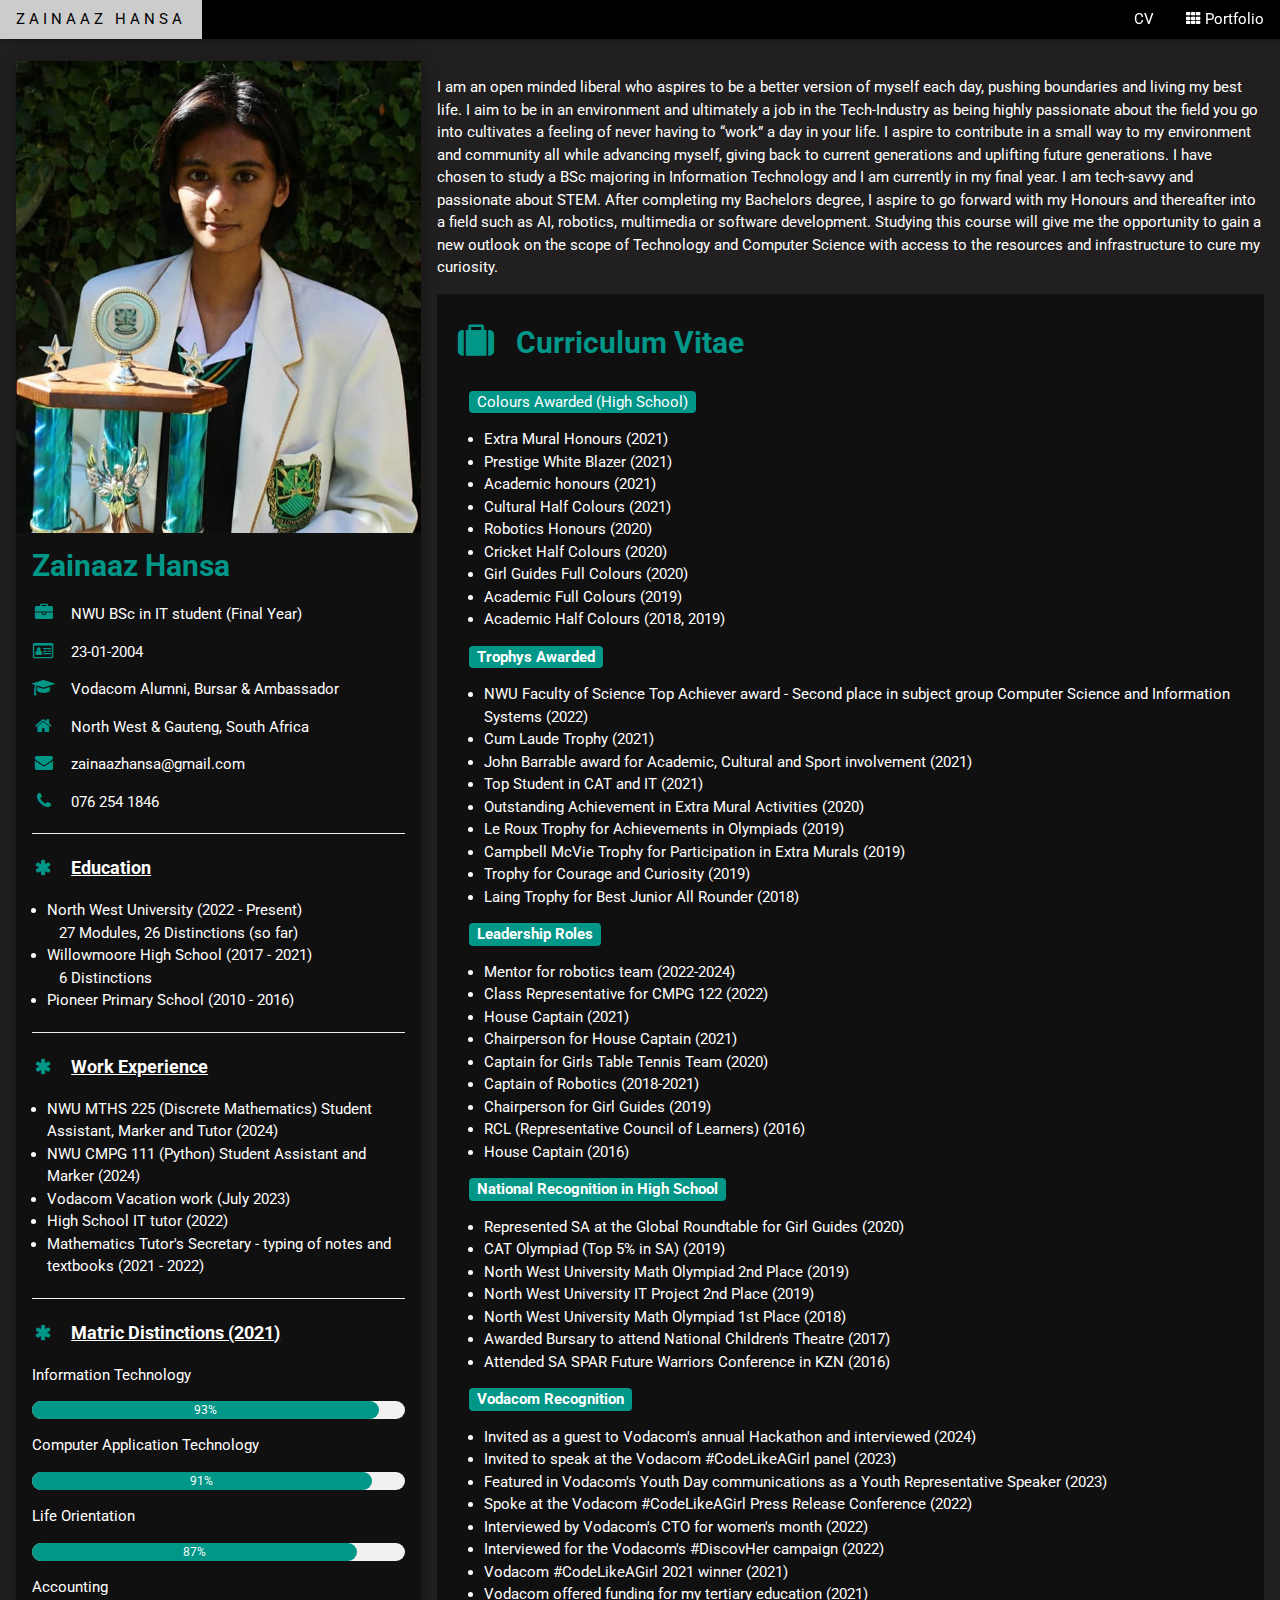
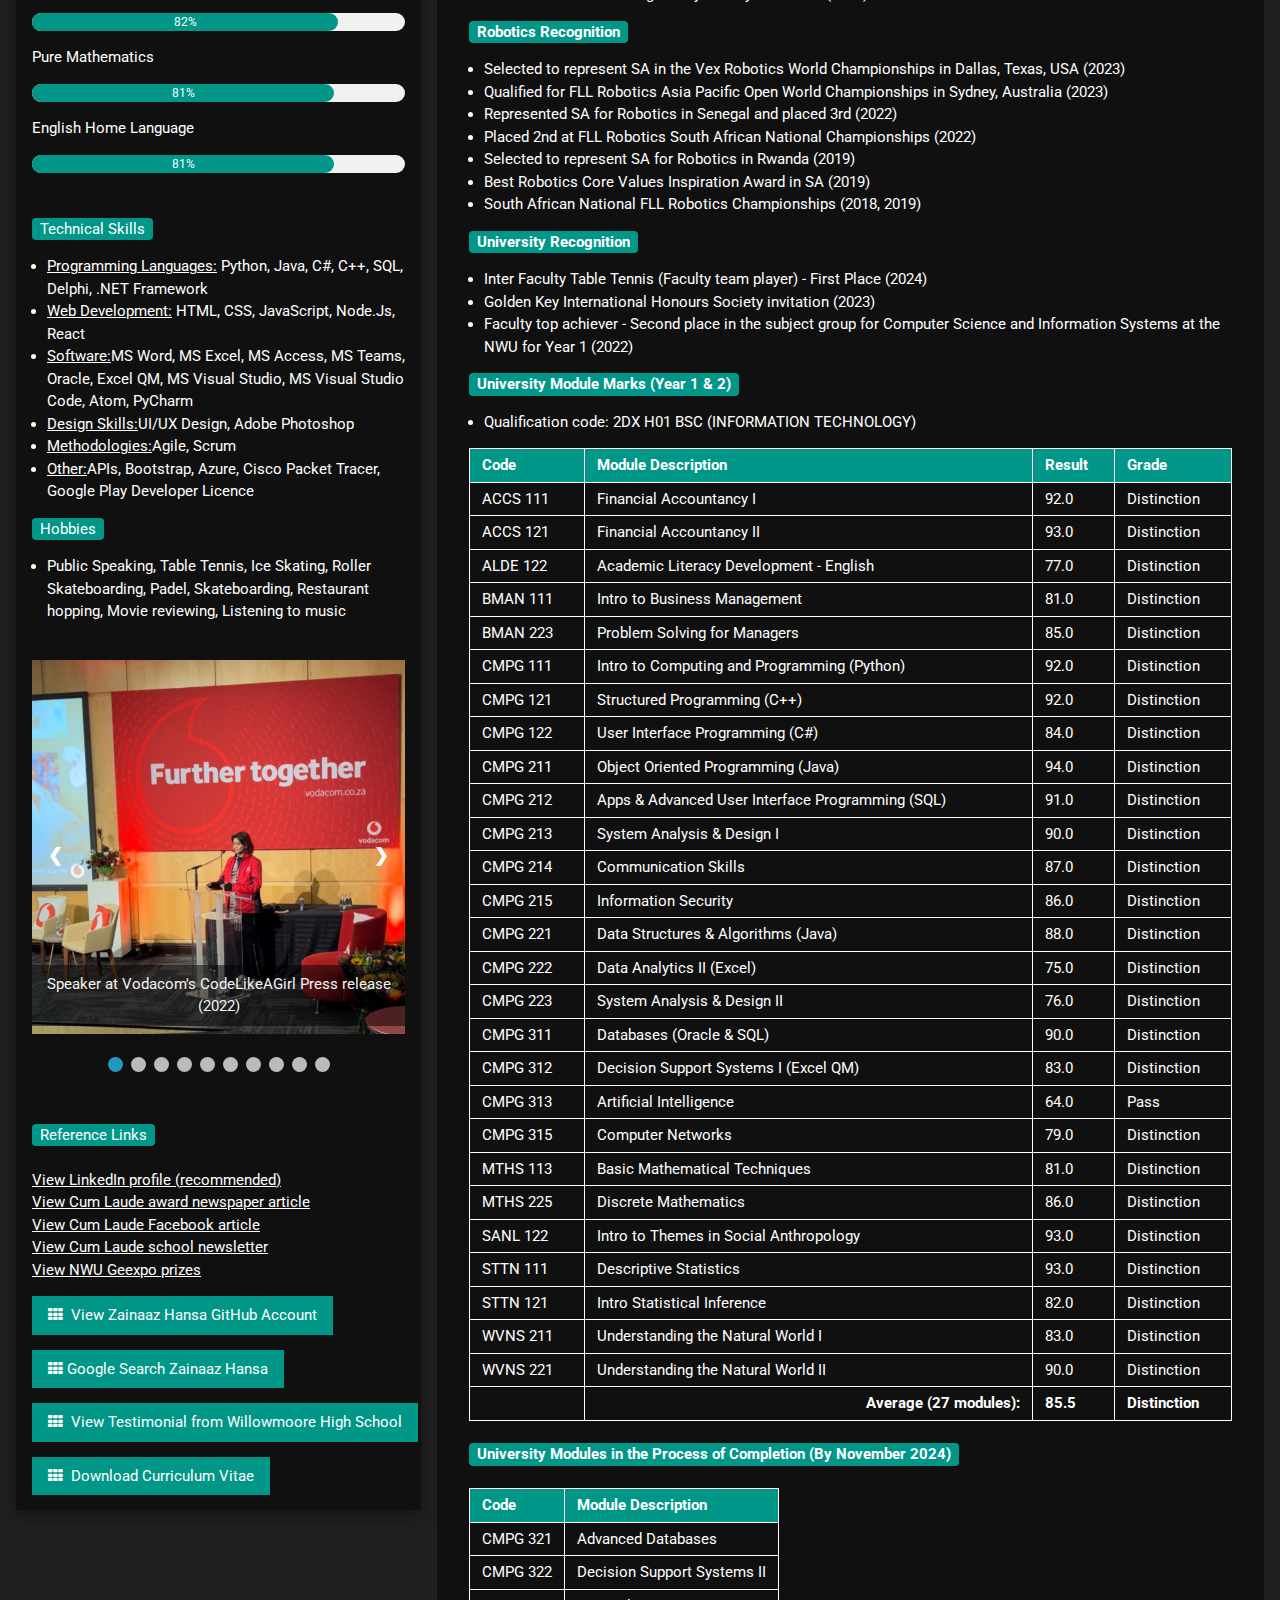
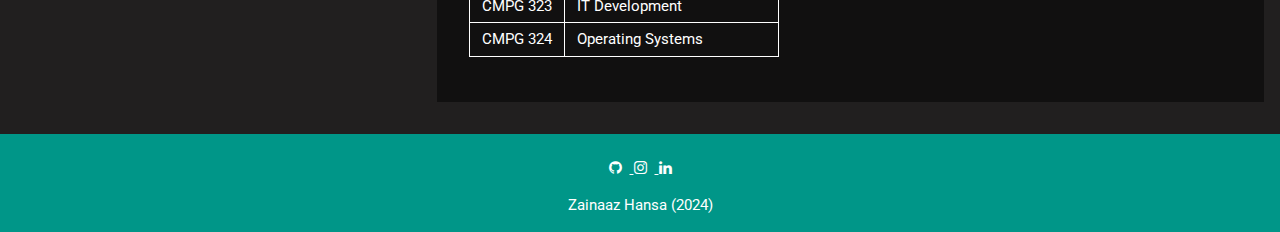
<file: index.html>
<!DOCTYPE html>
<html>
<title>Zainaaz Hansa CV</title>
<meta charset="UTF-8">
<meta name="viewport" content="width=device-width, initial-scale=1">
<link rel="stylesheet" href="https://www.w3schools.com/w3css/4/w3.css">
<link rel='stylesheet' href='https://fonts.googleapis.com/css?family=Roboto'>
<link rel="stylesheet" href="https://cdnjs.cloudflare.com/ajax/libs/font-awesome/4.7.0/css/font-awesome.min.css">
<script src="script.js"></script>
<link rel="stylesheet" type="text/css" href="styles88.css">
<head>

  <!--METADATA FOR IMAGES (SEO THINGS)-->
  
  <script type="application/ld+json">
    [{
      "@context": "https://schema.org",
      "@type": "ImageObject",
      "url": "image1.jpg",  "name": "Zainaaz Hansa Vodacom CodeLikeAGirl Willowmoore High School",
      "description": "Zainaaz Hansa achievements at Vodacom, including CodeLikeAGirl program. Willowmoore High School Alumni"
    },
    {
      "@context": "https://schema.org",
      "@type": "ImageObject",
      "url": "image2.jpg",  "name": "Zainaaz Hansa Vodacom CodeLikeAGirl Willowmoore High School",
      "description": "Zainaaz Hansa achievements at Vodacom, including CodeLikeAGirl program. Willowmoore High School Alumni"
    },
    {
      "@context": "https://schema.org",
      "@type": "ImageObject",
      "url": "image3.jpg",  "name": "Zainaaz Hansa Vodacom CodeLikeAGirl Willowmoore High School",
      "description": "Zainaaz Hansa achievements at Vodacom, including CodeLikeAGirl program. Willowmoore High School Alumni"
    },
    {
      "@context": "https://schema.org",
      "@type": "ImageObject",
      "url": "image4.jpg",  "name": "Zainaaz Hansa Vodacom CodeLikeAGirl Willowmoore High School",
      "description": "Zainaaz Hansa achievements at Vodacom, including CodeLikeAGirl program. Willowmoore High School Alumni"
    },
    {
      "@context": "https://schema.org",
      "@type": "ImageObject",
      "url": "image5.jpg",  "name": "Zainaaz Hansa Vodacom CodeLikeAGirl Willowmoore High School",
      "description": "Zainaaz Hansa achievements at Vodacom, including CodeLikeAGirl program. Willowmoore High School Alumni"
    },
    {
      "@context": "https://schema.org",
      "@type": "ImageObject",
      "url": "image6.jpg",  "name": "Zainaaz Hansa Vodacom CodeLikeAGirl Willowmoore High School",
      "description": "Zainaaz Hansa achievements at Vodacom, including CodeLikeAGirl program. Willowmoore High School Alumni"
    }]

    
  </script>

<style>
  html,body,h1,h2,h3,h4,h5,h6 {font-family: "Roboto", sans-serif}
  body { background-color: #282424; color: white; /* Add this line for white text */}
  ul {padding-left:15px;}
  .mySlides {display:none}
  .mySlides:first-child {display: block;} /* Show the first image initially */
  .caption {display:none}

  #top-of-page {
  display: none;
}
</style>

<!-- THINGS TO CHANGE ON WEBSITE 
 add slideshow or portfolio of APP GUIs.
 mention and add screenshots of past paper app
 fix slide show caption bug
 change colour schemes of other pages - update them as well
 
 remove numbering under slideshow number 1.. add nu,ber to caption instead (1 of 5 eg)
-->

<body style="background-color: #211F1F;">            <!--COLOURRRRRRRR-->


<!-- DESKTOP NAVIGATION BAR -->

<div class="w3-top" id="top">               
  <div class="w3-bar w3-black w3-card">
    <a href="#home" class="w3-bar-item w3-button w3-wide">ZAINAAZ HANSA</a>
    <!-- Right-sided navbar links -->
    <div class="w3-right w3-hide-small">
      <a href="index.html" class="w3-bar-item w3-button">CV</a>
       <!--<a href="interview.html" class="w3-bar-item w3-button"></i>About Me</a>
      <a href="typing.html" class="w3-bar-item w3-button"><i class="fa fa-user"></i> Typing & Tutoring</a>-->
      <a href="portfolio.html" class="w3-bar-item w3-button"><i class="fa fa-th"></i> Portfolio</a>
    </div>
    <!-- Hide right-floated links on small screens and replace them with a menu icon -->
    <a href="javascript:void(0)" class="w3-bar-item w3-button w3-right w3-hide-large w3-hide-medium w3-smoothscroll" 
    onclick="myFunction()">&#9776;</a>
    </a>
  </div>
</div>


<!-- MOBILE (SMALL SCREEN) MENU ICON + NAVIGATION BAR -->

<div id="mySideBar" class=" w3-animate-right w3-bar-block w3-black w3-hide w3-hide-large w3-hide-medium">  <!--COLOURRRRRRRR-->  
  <br><br>
  <a href="index.html" onclick="w3_close()" class="w3-bar-item w3-button"> CV</a>
  <!--<a href="interview.html"  onclick="w3_close()" class="w3-bar-item w3-button"> About Me</a>--> 
  <!--<a href="typing.html"     onclick="w3_close()" class="w3-bar-item w3-button"> Typing & Tutoring</a>-->
  <a href="portfolio.html" onclick="w3_close()" class="w3-bar-item w3-button"> Portfolio</a>
</div>


<!-- PAGE CONTAINER -->
<div class= "w3-content w3-margin-top" style="max-width:1400px;     margin-top: 100px;" id="top">
<br>
<br>

  <!-- The Grid -->
  <div class="w3-row-padding">
  
    <!-- Left Column -->
    <div class="w3-third">
    
      <div class="w3-black w3-text-white w3-card-4">      <!--COLOURRRRRRRR-->
        <div class="w3-display-container">
          <img src="images/me.jpg" style="width:100%" alt="Avatar">
          <div class="w3-display-bottomleft w3-container w3-text-black"></div>
        </div>
        
        <div class="w3-container"  style="background-color: #111010;">    <!--COLOURRRRRRRR-->
         
          <!-- PERSONAL INFO (LEFT)-->
          <h2 class="w3-text-teal"><b>Zainaaz Hansa</b></h2>
          <p><i class="fa fa-briefcase fa-fw w3-margin-right w3-large w3-text-teal"></i>NWU BSc in IT student (Final Year)</p>
          
          <p><i class="fa fa-drivers-license-o fa-fw w3-margin-right w3-large w3-text-teal"></i>23-01-2004</p>
          <p><i class="fa fa-graduation-cap fa-fw w3-margin-right w3-large w3-text-teal"></i>Vodacom Alumni, Bursar & Ambassador </p>
          <p><i class="fa fa-home fa-fw w3-margin-right w3-large w3-text-teal"></i>North West & Gauteng, South Africa</p>
          <p><i class="fa fa-envelope fa-fw w3-margin-right w3-large w3-text-teal"></i>zainaazhansa@gmail.com</p>
          <p><i class="fa fa-phone fa-fw w3-margin-right w3-large w3-text-teal"></i>076 254 1846</p>
          <hr>
           
          <p class="w3-large"><b><i class="fa fa-asterisk fa-fw w3-margin-right w3-text-teal"></i><u>Education</u></b></p>
          <ul> 
            <li> North West University (2022 - Present) <br> &nbsp; &nbsp;27 Modules, 26 Distinctions (so far)</li>  
            <li> Willowmoore High School (2017 - 2021) <br> &nbsp; &nbsp;6 Distinctions</li>
            <li> Pioneer Primary School (2010 - 2016)</li>
          </ul>
          <hr>

          <p class="w3-large"><b><i class="fa fa-asterisk fa-fw w3-margin-right w3-text-teal"></i><u>Work Experience</u></b></p>
          <ul> 
            <li> NWU MTHS 225 (Discrete Mathematics) Student Assistant, Marker and Tutor (2024)</li>
            <li> NWU CMPG 111 (Python) Student Assistant and Marker (2024)</li>
            <li> Vodacom Vacation work (July 2023)</li>
            <li> High School IT tutor (2022)</li>
            <li> Mathematics Tutor's Secretary - typing of notes and textbooks (2021 - 2022)</li>
          </ul>

          <hr>

          <p class="w3-large"><b><i class="fa fa-asterisk fa-fw w3-margin-right w3-text-teal"></i><u>Matric Distinctions (2021)</u></b></p>
          <p>Information Technology</p>
          <div class="w3-light-grey w3-round-xlarge w3-small">
            <div class="w3-container w3-center w3-round-xlarge w3-teal" style="width:93%">
              <div class="w3-center w3-text-white">93%</div>
            </div>
          </div>

          <p>Computer Application Technology </p>
          <div class="w3-light-grey w3-round-xlarge w3-small">
            <div class="w3-container w3-center w3-round-xlarge w3-teal" style="width:91%">91%</div>
          </div>

          <p>Life Orientation</p>
          <div class="w3-light-grey w3-round-xlarge w3-small">
            <div class="w3-container w3-center w3-round-xlarge w3-teal" style="width:87%">87%</div>
          </div>

          <p>Accounting</p>
          <div class="w3-light-grey w3-round-xlarge w3-small">
            <div class="w3-container w3-center w3-round-xlarge w3-teal" style="width:82%">82%</div>
          </div>

          <p>Pure Mathematics</p>
          <div class="w3-light-grey w3-round-xlarge w3-small">
            <div class="w3-container w3-center w3-round-xlarge w3-teal" style="width:81%">81%</div>
          </div>

          <p>English Home Language</p>
          <div class="w3-light-grey w3-round-xlarge w3-small">
            <div class="w3-container w3-center w3-round-xlarge w3-teal" style="width:81%">81%</div>
          </div>

          <br>
          <br>

          <span class="w3-tag w3-teal w3-round">Technical Skills</span>
          <ul>
            <li><u>Programming Languages:</u> Python, Java, C#, C++, SQL, Delphi, .NET Framework</li>
            <li><u>Web Development:</u> HTML, CSS, JavaScript, Node.Js, React</li>
            <li><u>Software:</u>MS Word, MS Excel, MS Access, MS Teams, Oracle, Excel QM, MS Visual Studio, MS Visual Studio Code, Atom, PyCharm</li>
            <li><u>Design Skills:</u>UI/UX Design, Adobe Photoshop</li>
            <li><u>Methodologies:</u>Agile, Scrum</li>
            <li><u>Other:</u>APIs, Bootstrap, Azure, Cisco Packet Tracer, Google Play Developer Licence </li>
            
          
          </ul> 
          

          <span class="w3-tag w3-teal w3-round">Hobbies</span>
          <ul>
            <li>Public Speaking, Table Tennis, Ice Skating, Roller Skateboarding, Padel, Skateboarding, Restaurant hopping, Movie reviewing, Listening to music</li>
          </ul> 
          
          <br>
        
          <script>
            // call showDivs(1) immediately on page load to display the first slide
            showDivs(1);
          </script>
          
            <!--SLIDESHOW CONTENT-->

            <div class="slideshow-container">

              <div class="mySlides fade">
                <img src="images/image1.jpg" style="width:100%" alt="Zainaaz Hansa Vodacom CodeLikeAGirl Willowmoore High School">
                <div class="text">Speaker at Vodacom's CodeLikeAGirl Press release<br>(2022)</div>
              </div>

              <div class="mySlides fade">
                <img src="images/image2.jpg" style="width:100%" alt="Zainaaz Hansa Vodacom CodeLikeAGirl Willowmoore High School">
                <div class="text">Golden Key International Honours Society Member<br>(2022)</div>
              </div>

              <div class="mySlides fade">
                <img src="images/image3.jpg" style="width:100%" alt="Zainaaz Hansa Vodacom CodeLikeAGirl Willowmoore High School">
                <div class="text">@ Vodacom's head office in Midrand in my Vodacom gear<br>(2023)</div>
              </div>
              
              <div class="mySlides fade">
                <img src="images/image4.jpg" style="width:100%" alt="Zainaaz Hansa Vodacom CodeLikeAGirl Willowmoore High School">
                <div class="text">My Vodacom Employee card during Vacation Work<br>(2023)</div>
              </div>

              <div class="mySlides fade">
                <img src="images/image5.jpg" style="width:100%" alt="Zainaaz Hansa Vodacom CodeLikeAGirl Willowmoore High School">
                <div class="text">Met Vodacom's Group CTO - Dejan Kastelic<br>(2023)</div>
              </div>

              <div class="mySlides fade">
                <img src="images/image6.jpg" style="width:100%" alt="Zainaaz Hansa Vodacom CodeLikeAGirl Willowmoore High School">
                <div class="text">Proud Vodacom bursar and alumni<br>(2023)</div>
              </div>

              <div class="mySlides fade">
                <img src="images/image7.jpg" style="width:100%" alt="Zainaaz Hansa Vodacom CodeLikeAGirl Willowmoore High School">
                <div class="text">Grade 12 Awards ceremony<br>(2021)</div>
              </div>

              <div class="mySlides fade">
                <img src="images/image8.jpg" style="width:100%" alt="Zainaaz Hansa Vodacom CodeLikeAGirl Willowmoore High School">
                <div class="text">Vodacom CodeLikeAGirl Panel of speakers:<br>
                  Njabulo Mashigo - HR Executive Director @ Vodacom<br>
                  Dejan Kastelic - Group CTO @ Vodacom<br>(2023)</div>
              </div>

              <div class="mySlides fade">
                <img src="images/image9.jpg" style="width:100%" alt="Zainaaz Hansa Vodacom CodeLikeAGirl Willowmoore High School">
                <div class="text">Guest speaker at Vodacom's 2024 Hackathon<br>(2024)</div>
              </div>

              <div class="mySlides fade">
                <img src="images/image10.jpg" style="width:100%" alt="Zainaaz Hansa Vodacom CodeLikeAGirl Willowmoore High School">
                <div class="text">In Vodacom merch at at Vodacom's 2024 Hackathon<br>(2023)</div>
              </div>


              <!-- Add more slides as needed -->

              <a class="prev" onclick="plusSlides(-1)">&#10094;</a>
              <a class="next" onclick="plusSlides(1)">&#10095;</a>
            </div>
            <br>

            <div style="text-align:center">
              <span class="dot active" onclick="currentSlide(1)"></span>
              <span class="dot" onclick="currentSlide(2)"></span> 
              <span class="dot" onclick="currentSlide(3)"></span> 
              <span class="dot" onclick="currentSlide(4)"></span> 
              <span class="dot" onclick="currentSlide(5)"></span> 
              <span class="dot" onclick="currentSlide(6)"></span> 
              <span class="dot" onclick="currentSlide(7)"></span> 
              <span class="dot" onclick="currentSlide(8)"></span> 
              <span class="dot" onclick="currentSlide(9)"></span> 
              <span class="dot" onclick="currentSlide(10)"></span> 
              <!-- Add more dots as needed -->
            </div>

          <br><br>

          <!--REFERENCE LINKS-->

          <span class="w3-tag w3-teal w3-round">Reference Links</span><br><br>
          <a href="https://www.linkedin.com/in/zainaaz-hansa-a8795a203"> View LinkedIn profile (recommended) </a><br>
          <a href="https://benonicitytimes.co.za/409429/willomoore-high-school-learner-receives-cum-laude-award-2020/">View Cum Laude award newspaper article</a><br>
          <a href="https://www.facebook.com/permalink.php?id=581678825333847&story_fbid=2058572904311091">View Cum Laude Facebook article</a><br>
          <a href="http://www.willowmoore.co.za/february-2021-newsletter/"> View Cum Laude school newsletter</a><br>
          <a href="http://www.willowmoore.co.za/october-2019-newsletter/"> View NWU Geexpo prizes</a>


          <!--BUTTONS-->

          <div>
            <p><a href="https://github.com/zainaaazz" target="_blank" class="w3-button w3-teal"><i class="fa fa-th"> </i> View Zainaaz Hansa GitHub Account</a></p>
          </div>

          <div>
            <p><a href="https://www.google.com/search?client=opera-gx&q=zainaaz+hansa&sourceid=opera&ie=UTF-8&oe=UTF-8" target="_blank" class="w3-button w3-teal"><i class="fa fa-th"> </i>Google Search Zainaaz Hansa</a></p>
          </div>

          <div>
            <p><a href="https://drive.google.com/file/d/1-nCXbwT4ygPzHvQ4wq6VeBEuaDR55UsZ/view?usp=sharing" target="_blank" class="w3-button w3-teal"><i class="fa fa-th"> </i> View Testimonial from Willowmoore High School</a></p>
          </div>

          <div>
            <p><a href="https://drive.google.com/file/d/1lfDQv4kz_ahmQFN1Nk5LfXNUxuBhCcmB/view?usp=sharing" target="_blank" class="w3-button w3-teal"><i class="fa fa-th"> </i> Download Curriculum Vitae</a></p>
          </div>

        </div>
      </div><br>

    </div><!-- End of the Left Column -->
    

    <!-- Right Column -->
    <div class="w3-twothird">
  
      <p> 
        I am an open minded liberal who aspires to be a better version of myself each day, pushing boundaries and living my best life. I aim to be in an environment and ultimately a job in the Tech-Industry as being highly passionate about the field you go into cultivates a feeling of never having to “work” a day in your life. I aspire to contribute in a small way to my environment and community all while advancing myself, giving back to current generations and uplifting future generations.
        I have chosen to study a BSc majoring in Information Technology and I am currently in my final year. I am tech-savvy and passionate about STEM. After completing my Bachelors degree, I aspire to go forward with my Honours and thereafter into a field such as AI, robotics, multimedia or software development. Studying this course will give me the opportunity to gain a new outlook on the scope of Technology and Computer Science with access to the resources and infrastructure to cure my curiosity.
      </p>
      

      <div class="w3-container w3-margin-bottom"  style="background-color: #111010;">    <!--COLOURRRRRRRR-->
        <h2 class="w3-text-teal w3-padding-16"><i class="fa fa-suitcase fa-fw w3-margin-right w3-xxlarge w3-text-teal"></i><b>Curriculum Vitae</b></h2>
        <div class="w3-container">
        
        <span class="w3-tag w3-teal w3-round">Colours Awarded (High School)</span>
        <ul> 
          <li>  Extra Mural Honours (2021)         </li>
          <li>  Prestige White Blazer (2021)       </li>
          <li>  Academic honours (2021)            </li>
          <li>  Cultural Half Colours (2021)       </li>
          <li>  Robotics Honours (2020)            </li>
          <li>  Cricket Half Colours	(2020)       </li>
          <li>  Girl Guides Full Colours (2020)    </li>
          <li>  Academic Full Colours	(2019)       </li>
          <li>  Academic Half Colours (2018, 2019) </li>

        </ul>         
      

        <span class="w3-tag w3-teal w3-round"><b>Trophys Awarded</b></span>
        <ul>
          <li>  NWU Faculty of Science	Top Achiever award - Second place in subject group Computer Science and Information Systems (2022) </li>
          <li>  Cum Laude Trophy (2021)</li>
          <li>  John Barrable award for Academic, Cultural and Sport involvement (2021)</li>
          <li>  Top Student in CAT and IT (2021) </li>
          <li>  Outstanding Achievement in Extra Mural Activities	(2020)</li>
          <li>  Le Roux Trophy for Achievements in Olympiads (2019)</li>
          <li>  Campbell McVie Trophy for Participation in Extra Murals (2019)</li>
          <li>  Trophy for Courage and Curiosity (2019)</li>
          <li>  Laing Trophy for Best Junior All Rounder (2018)</li>
        </ul>

           <span class="w3-tag w3-teal w3-round"><b>Leadership Roles</b></span>
          <ul>
            <li>  Mentor for robotics team (2022-2024)              </li>
            <li>  Class Representative for CMPG 122 (2022)          </li>
            <li>  House Captain	(2021)	                            </li>
            <li>  Chairperson for House Captain (2021)              </li>
            <li>  Captain for Girls Table Tennis Team (2020)        </li>
            <li>  Captain of Robotics (2018-2021)                   </li>
            <li>  Chairperson for Girl Guides (2019)                </li>
            <li>  RCL (Representative Council of Learners) (2016)   </li>
            <li>  House Captain	(2016)                              </li>
          </ul>

        <span class="w3-tag w3-teal w3-round"><b>National Recognition in High School</b></span>
        <ul>   
          <li>  Represented SA at the Global Roundtable for Girl Guides (2020)  </li>
       
          <li>  CAT Olympiad (Top 5% in SA)	(2019)                              </li>
   
          <li>  North West University Math Olympiad 2nd Place (2019)            </li>
          <li>  North West University IT Project 2nd Place	(2019)              </li>
          
          <li>  North West University Math Olympiad 1st Place	(2018)            </li>
          <li>  Awarded Bursary to attend National Children's Theatre (2017)    </li>
          <li>  Attended SA SPAR Future Warriors Conference in KZN (2016)       </li>
        </ul> 

                <span class="w3-tag w3-teal w3-round"><b>Vodacom Recognition</b></span>
                <ul>   
                  <li>  Invited as a guest to Vodacom's annual Hackathon and interviewed (2024)         </li>
                  <li>  Invited to speak at the Vodacom #CodeLikeAGirl panel (2023)                     </li>
                  <li>  Featured in Vodacom's Youth Day communications as a Youth Representative Speaker (2023) </li>
                  <li>  Spoke at the Vodacom #CodeLikeAGirl Press Release Conference (2022)             </li>
                  <li>  Interviewed by Vodacom's CTO for women's month (2022)                           </li>
                  <li>  Interviewed for the Vodacom's #DiscovHer campaign (2022)                        </li>
                  <li>  Vodacom #CodeLikeAGirl 2021 winner (2021)                                       </li>
                  <li>  Vodacom offered funding for my tertiary education (2021)                        </li>
                </ul> 

                <span class="w3-tag w3-teal w3-round"><b>Robotics Recognition</b></span>
                <ul>     
                  <li>  Selected to represent SA in the Vex Robotics World Championships in Dallas, Texas, USA (2023)   </li>
                  <li>  Qualified for FLL Robotics Asia Pacific Open World Championships in Sydney, Australia (2023)    </li>
                  <li>  Represented SA for Robotics in Senegal	and placed 3rd (2022)                                   </li>
                  <li>  Placed 2nd at FLL Robotics South African National Championships (2022)                          </li>
                  <li>  Selected to represent SA for Robotics in Rwanda (2019)                                          </li>
                  <li>  Best Robotics Core Values Inspiration Award in SA (2019)                                        </li>
                  <li>  South African National FLL Robotics Championships	(2018, 2019)                                  </li>
                </ul>

                      <span class="w3-tag w3-teal w3-round"><b>University Recognition</b></span>
                      <ul> 
                        <li> Inter Faculty Table Tennis (Faculty team player) - First Place (2024)</li>
                        <li> Golden Key International Honours Society invitation (2023) </li>
                        <li>Faculty top achiever - Second place in the subject group for Computer Science and Information Systems at the NWU for Year 1 (2022)</li>
                      </ul> 


                    <span class="w3-tag w3-teal w3-round"><b>University Module Marks (Year 1 & 2)</b></span>
                       <ul> <li> Qualification code: 2DX H01 BSC (INFORMATION TECHNOLOGY)</li>
                        
                      </ul> 
                      
                      <style>
                        table {border-collapse: collapse;}
                        th, td {border: 1px solid white; padding: 5px 12px;}
                        th {text-align: left;}
                        
                        table.responsive-results {border-collapse: collapse; width: 100%;}
                        
                        /*RESPONSIVE TABLE FOR MOBILE / SMALLER TABLES*/
                        @media (max-width: 768px) {  /* breakpoint */
                          table.responsive-results th:last-child,  /* Hide last table header */
                          table.responsive-results td:last-child {  /* Hide last table data cell */
                            display: none;
                          }
                        }
                      </style>
                        
                        
                      <!--TABLE OF MODULE RESULTS--> 
                        
                        <table class="responsive-results">
                          <tr class = "w3-teal">
                            <th>Code</th>
                            <th>Module Description</th>
                            <th>Result</th>
                            <th>Grade</th>
                          </tr>
                          <tr class = "w3-hover-teal">
                            <td>ACCS 111</td>
                            <td>Financial Accountancy I</td>
                            <td>92.0</td>
                            <td>Distinction</td>
                          </tr>
                          <tr class = "w3-hover-teal">
                            <td>ACCS 121</td>
                            <td>Financial Accountancy II</td>
                            <td>93.0</td>
                            <td>Distinction</td>
                          </tr>
                          <tr class = "w3-hover-teal">
                            <td>ALDE 122</td>
                            <td>Academic Literacy Development - English</td>
                            <td>77.0</td>
                            <td>Distinction</td>
                          </tr>
                          <tr class = "w3-hover-teal">
                            <td>BMAN 111</td>
                            <td>Intro to Business Management</td>
                            <td>81.0</td>
                            <td>Distinction</td>
                          </tr>
                          <tr class = "w3-hover-teal">
                            <td>BMAN 223</td>
                            <td>Problem Solving for Managers</td>
                            <td>85.0</td>
                            <td>Distinction</td>
                          </tr>
                          <tr class = "w3-hover-teal">
                            <td>CMPG 111</td>
                            <td>Intro to Computing and Programming (Python) </td>
                            <td>92.0</td>
                            <td>Distinction</td>
                          </tr>
                          <tr class = "w3-hover-teal">
                            <td>CMPG 121</td>
                            <td>Structured Programming (C++)</td>
                            <td>92.0</td>
                            <td>Distinction</td>
                          </tr>
                          <tr class = "w3-hover-teal">
                            <td>CMPG 122</td>
                            <td>User Interface Programming (C#)</td>
                            <td>84.0</td>
                            <td>Distinction</td>
                          </tr>
                          <tr class = "w3-hover-teal">
                            <td>CMPG 211</td>
                            <td>Object Oriented Programming (Java)</td>
                            <td>94.0</td>
                            <td>Distinction</td>
                          </tr>
                          <tr class = "w3-hover-teal">
                            <td>CMPG 212</td>
                            <td>Apps & Advanced User Interface Programming (SQL)</td>
                            <td>91.0</td>
                            <td>Distinction</td>
                          </tr>
                          <tr class = "w3-hover-teal">
                            <td>CMPG 213</td>
                            <td>System Analysis & Design I </td>
                            <td>90.0</td>
                            <td>Distinction</td>
                          </tr>
                          <tr class = "w3-hover-teal">
                            <td>CMPG 214</td>
                            <td>Communication Skills</td>
                            <td>87.0</td>
                            <td>Distinction</td>
                          </tr>
                          <tr class = "w3-hover-teal">
                            <td>CMPG 215</td>
                            <td>Information Security</td>
                            <td>86.0</td>
                            <td>Distinction</td>
                          </tr>
                          <tr class = "w3-hover-teal">
                            <td>CMPG 221</td>
                            <td>Data Structures & Algorithms (Java)</td>
                            <td>88.0</td>
                            <td>Distinction</td>
                          </tr>
                          <tr class = "w3-hover-teal">
                            <td>CMPG 222</td>
                            <td>Data Analytics II (Excel)</td>
                            <td>75.0</td>
                            <td>Distinction</td>
                          </tr>
                          <tr class = "w3-hover-teal">
                            <td>CMPG 223</td>
                            <td>System Analysis & Design II</td>
                            <td>76.0</td>
                            <td>Distinction</td>
                          </tr>
                          <tr class = "w3-hover-teal">
                            <td>CMPG 311</td>
                            <td>Databases (Oracle & SQL)</td>
                            <td>90.0</td>
                            <td>Distinction</td>
                          </tr>
                          <tr class = "w3-hover-teal">
                            <td>CMPG 312</td>
                            <td>Decision Support Systems I (Excel QM)</td>
                            <td>83.0</td>
                            <td>Distinction</td>
                          </tr>
                          <tr class = "w3-hover-teal">
                            <td>CMPG 313</td>
                            <td>Artificial Intelligence</td>
                            <td>64.0</td>
                            <td>Pass</td>
                          </tr>
                          <tr class = "w3-hover-teal">
                            <td>CMPG 315</td>
                            <td>Computer Networks</td>
                            <td>79.0</td>
                            <td>Distinction</td>
                          </tr>
                          <tr class = "w3-hover-teal">
                            <td>MTHS 113</td>
                            <td>Basic Mathematical Techniques</td>
                            <td>81.0</td>
                            <td>Distinction</td>
                          </tr>
                          <tr class = "w3-hover-teal">
                            <td>MTHS 225</td>
                            <td>Discrete Mathematics</td>
                            <td>86.0</td>
                            <td>Distinction</td>
                          </tr>
                          <tr class = "w3-hover-teal">
                            <td>SANL 122</td>
                            <td>Intro to Themes in Social Anthropology</td>
                            <td>93.0</td>
                            <td>Distinction</td>
                          </tr>
                          <tr class = "w3-hover-teal">
                            <td>STTN 111</td>
                            <td>Descriptive Statistics</td>
                            <td>93.0</td>
                            <td>Distinction</td>
                          </tr>
                          <tr class = "w3-hover-teal">
                            <td>STTN 121</td>
                            <td>Intro Statistical Inference</td>
                            <td>82.0</td>
                            <td>Distinction</td>
                          </tr>
                          <tr class = "w3-hover-teal">
                            <td>WVNS 211</td>
                            <td>Understanding the Natural World I</td>
                            <td>83.0</td>
                            <td>Distinction</td>
                          </tr>
                          <tr class = "w3-hover-teal">
                            <td>WVNS 221</td>
                            <td>Understanding the Natural World II</td>
                            <td>90.0</td>
                            <td>Distinction</td>
                          </tr>

                          <tr class = "w3-hover-teal">
                            <td></td>
                            <td style="text-align: right;"><b>Average (27 modules):</b></td>
                            <td><b>85.5</b></td>
                            <td><b>Distinction</b></td>
                          </tr>
                        </table>
                      

                        <br>
                        
                        <!--TABLE OF MODULES STILL NEED TO BE COMPLETED-->
                        <span class="w3-tag w3-teal w3-round"><b>University Modules in the Process of Completion (By November 2024)</b></span> <br><br>
                        <table> 
                          <tr class = "w3-teal">
                            <th>Code</th>
                            <th>Module Description</th>
                          </tr>
                         
                          <tr class = "w3-hover-teal">
                            <td>CMPG 321</td>
                            <td>Advanced Databases</td>
                          </tr>
                          <tr class = "w3-hover-teal">
                            <td>CMPG 322</td>
                            <td>Decision Support Systems II</td>
                          </tr>
                          <tr class = "w3-hover-teal">
                            <td>CMPG 323</td>
                            <td>IT Development</td>
                          </tr>
                          <tr class = "w3-hover-teal">
                            <td>CMPG 324</td>
                            <td>Operating Systems</td>
                          </tr>
                        </table>



                        <br>

     
    </div>

    <br>
    <!-- End Right Column -->
    </div>
    
  <!-- End Grid -->
  </div>
  
  <!-- End Page Container -->
</div>


  <footer class="w3-container w3-teal w3-center w3-margin-top">
    <br>
    <a href="https://github.com/zainaaazz" target="_blank">
      <i class="fa fa-github w3-hover-opacity">&nbsp;&nbsp;</i>
    </a>
  
    <a href="https://www.instagram.com/zainaazhansa" target="_blank">
      <i class="fa fa-instagram w3-hover-opacity">&nbsp;&nbsp;</i>
    </a>
    
    <a href="https://www.linkedin.com/in/zainaaz-hansa-a8795a203" target="_blank">
      <i class="fa fa-linkedin w3-hover-opacity"></i>
    </a>
    <p>Zainaaz Hansa (2024)</p>
  </footer>

</body>
</html>
</file>
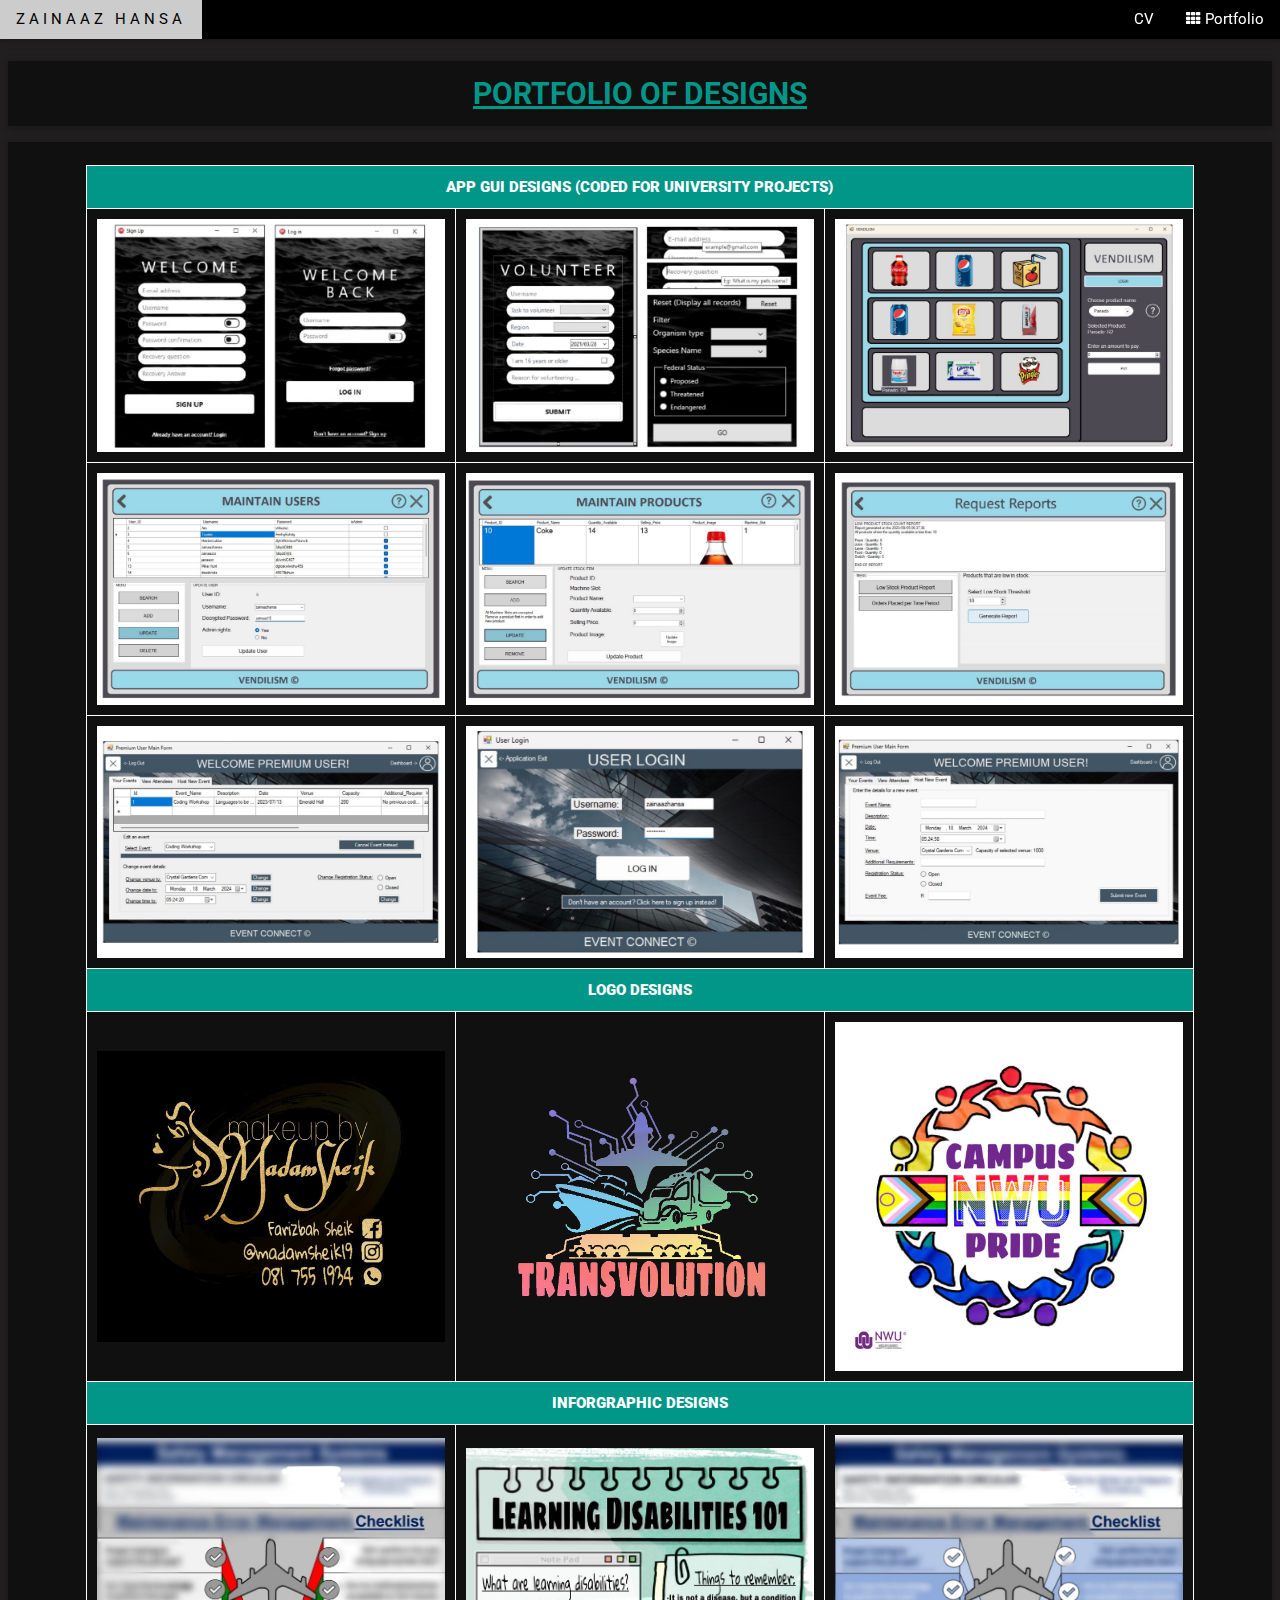
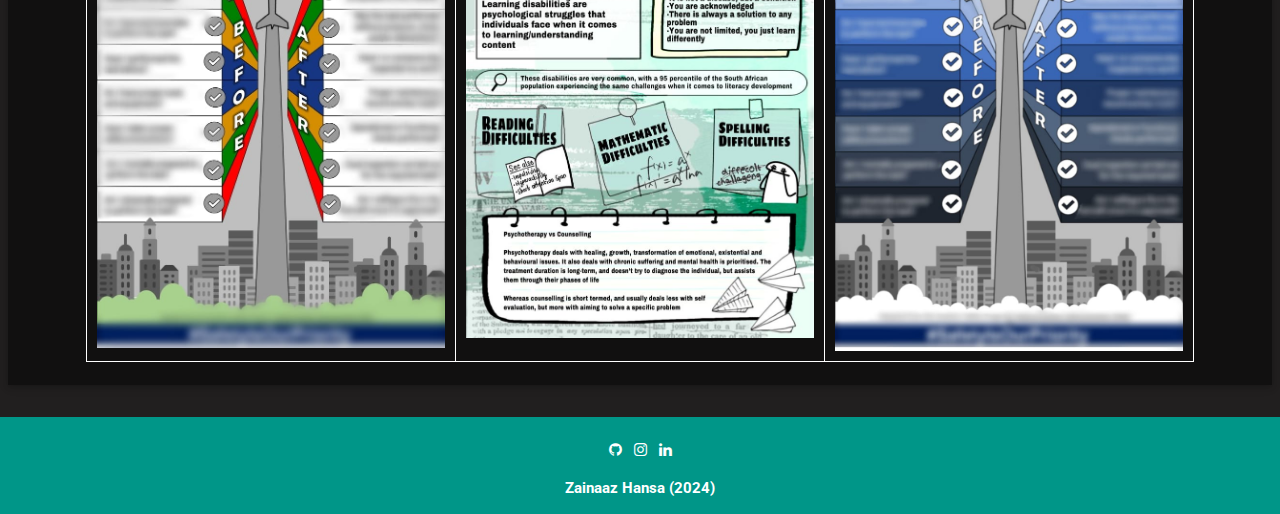
<file: portfolio.html>
<!DOCTYPE html>
<html>
<title>Portfolio</title>
<meta charset="UTF-8">
<meta name="viewport" content="width=device-width, initial-scale=1">
<link rel="stylesheet" href="https://www.w3schools.com/w3css/4/w3.css">
<link rel='stylesheet' href='https://fonts.googleapis.com/css?family=Roboto'>
<link rel="stylesheet" href="https://cdnjs.cloudflare.com/ajax/libs/font-awesome/4.7.0/css/font-awesome.min.css">
<link rel="stylesheet" href="styles.css">
<style>
html,body,h1,h2,h3,h4,h5,h6 {font-family: "Roboto", sans-serif}
th, td {
    border: 1px solid white;   /*COLOURRRRRRRR*/
}
</style>
<body style="background-color: #211F1F;"> 

  <div class="w3-top">
    <div class="w3-bar w3-black w3-card">
      <a href="#home" class="w3-bar-item w3-button w3-wide">ZAINAAZ HANSA</a>
      <!-- Right-sided navbar links -->
      <div class="w3-right w3-hide-small">
        <a href="index.html" class="w3-bar-item w3-button">CV</a>
        <a href="portfolio.html" class="w3-bar-item w3-button"><i class="fa fa-th"></i> Portfolio</a>
      </div>
      <a href="javascript:void(0)" class="w3-bar-item w3-button w3-right w3-hide-large w3-hide-medium" onclick="myFunction()">&#9776;</a>
    </div>
  </div>
  
  <div id="mySideBar" class="w3-animate-right w3-bar-block w3-black w3-hide w3-hide-large w3-hide-medium">
    <br>
    <br>
    <a href="index.html" onclick="w3_close()" class="w3-bar-item w3-button"> CV</a>
    <a href="portfolio.html" onclick="w3_close()" class="w3-bar-item w3-button">Portfolio</a>
  </div>
  
  <br>
  <br>
  <div class="w3-content w3-margin-top" style="max-width:1400px; margin-top: 100px;">
    <div class="w3-row-padding">
      <div class="w3-container w3-card w3-margin-bottom" style="background-color: #111010;"> 
        <h2 class="w3-text-teal w3-center"><b><u>PORTFOLIO OF DESIGNS</u></h2>
      </div>
      <div class="w3-container w3-card w3-margin-bottom w3-text-white" style="background-color: #111010;">
        <br>
        <table class="center responsive-table" cellspacing="2" cellpadding="10" border="4" style="width:90%">
          <tr class="w3-teal">
            <td colspan="3" align="center"><b>APP GUI DESIGNS (CODED FOR UNIVERSITY PROJECTS)</b></td>
          </tr>
          <tr>
            <td><img src="GUI/form1.JPEG" style="width:100%"></td>
            <td><img src="GUI/form2.JPEG" style="width:100%"></td>
            <td><img src="GUI/form3.JPEG" style="width:100%"></td>
          </tr>
          <tr>
            <td><img src="GUI/form4.JPEG" style="width:100%"></td>
            <td><img src="GUI/form5.JPEG" style="width:100%"></td>
            <td><img src="GUI/form6.JPEG" style="width:100%"></td>
          </tr>
          <tr>
            <td><img src="GUI/form7.JPEG" style="width:100%"></td>
            <td><img src="GUI/form8.JPEG" style="width:100%"></td>
            <td><img src="GUI/form9.JPEG" style="width:100%"></td>
          </tr>
          <tr class="w3-teal">
            <td colspan="3" align="center"><b>LOGO DESIGNS</b></td>
          </tr>
          <tr>
            <td><img src="portfolio/1.jpg" style="width:100%"></td>
            <td><img src="portfolio/2.png" style="width:100%"></td>
            <td><img src="portfolio/3.jpeg" style="width:100%"></td>
          </tr>
          <tr class="w3-teal">
            <td colspan="3" align="center"><b>INFORGRAPHIC DESIGNS</b></td>
          </tr>
          <tr>
            <td><img src="portfolio/10.jpg" style="width:100%"></td>
            <td><img src="portfolio/6.jpeg" style="width:100%"></td>
            <td><img src="portfolio/5.jpg" style="width:100%"></td>
          </tr>
        </table>
        <br>
      </div>
    </div>
  </div>

  <script>
    function myFunction() {
      var x = document.getElementById("mySideBar");
      if (x.className.indexOf("w3-show") == -1) {
        x.className += " w3-show";
      } else { 
        x.className = x.className.replace(" w3-show", "");
      }
    }
  </script>

  <footer class="w3-container w3-teal w3-center w3-margin-top">
    <br>
    <a href="https://github.com/zainaaazz" target="_blank"><i class="fa fa-github w3-hover-opacity">&nbsp;&nbsp;</i></a>
    <a href="https://www.instagram.com/zainaazhansa" target="_blank"><i class="fa fa-instagram w3-hover-opacity">&nbsp;&nbsp;</i></a>
    <a href="https://www.linkedin.com/in/zainaaz-hansa-a8795a203" target="_blank"><i class="fa fa-linkedin w3-hover-opacity"></i></a>
    <p>Zainaaz Hansa (2024)</p>
  </footer>
</body>
</html>
</file>
<file: styles88.css>
/* Slideshow container */
.slideshow-container {
  position: relative;
  max-width: 1000px;
  margin: auto;
}

.mySlides {
  display: none;
}

.fade {
  -webkit-animation-name: fade;
  -webkit-animation-duration: 1.5s;
  animation-name: fade;
  animation-duration: 1.5s;
}

@-webkit-keyframes fade {
  from {opacity: .4} 
  to {opacity: 1}
}

@keyframes fade {
  from {opacity: .4} 
  to {opacity: 1}
}

/* Next & previous buttons */
.prev, .next {
  cursor: pointer;
  position: absolute;
  top: 50%;
  width: auto;
  padding: 16px;
  margin-top: -22px;
  color: white;
  font-weight: bold;
  font-size: 18px;
  transition: 0.6s ease;
  border-radius: 0 3px 3px 0;
  user-select: none;
}

.next {
  right: 0;
  border-radius: 3px 0 0 3px;
}

.prev:hover, .next:hover {
  background-color: rgba(0,0,0,0.8);
}

/* Caption text */
.text {
  color: #f2f2f2;
  font-size: 15px;
  padding: 8px 12px;
  position: absolute;
  bottom: 8px;
  width: 100%;
  text-align: center;
  background-color: rgba(0, 0, 0, 0.5);
}

/* The dots/bullets/indicators */
.dot {
  cursor: pointer;
  height: 15px;
  width: 15px;
  margin: 0 2px;
  background-color: #bbb;
  border-radius: 50%;
  display: inline-block;
  transition: background-color 0.6s ease;
}

.active, .dot:hover {
  background-color:#2596be;
}

@media screen and (max-width: 600px) {
  .w3-button.w3-teal {
    width: 100%;
  }
}

@media screen and (max-width: 600px) {
  .w3-button.w3-teal {
    width: 100%;
    min-height: auto;
    white-space: normal;
  }
}
</file>
<file: styles.css>
.container2 {
  display: grid;
  grid-template-columns: auto 1fr; /* First column for image, second column for paragraph */
  align-items: center; /* Align items vertically in the center */
  column-gap: 10px; /* Adjust spacing between image and paragraph */
}

.image2 {
  grid-column: 1 / 2; /* Image occupies the first column */
}

.paragraph2 {
  grid-column: 2 / 3; /* Paragraph occupies the second column */
}

#ABC {
    margin-top: 100px;
    max-width:1400px;
  }

p.round2 {
  border: 2px solid teal;
  border-radius: 8px;
  padding: 5px;
 }

table.center {
  margin-left: auto;
  margin-right: auto;
}

table, th, td {
  border: 1px solid black;
  border-collapse: collapse;
  width: 20%;
}
  
table {
  width: 60%;
}

img {
  display: block;
  margin-left: auto;
  margin-right: auto;
  width: 50%;
}


* {
  box-sizing: border-box
}

body {
  font-family: "Lato", sans-serif;
}

/* Style the tab */
.tab {
  float: left;
  border: 1px solid #ccc;
  background-color: #f1f1f1;
  width: 30%;
  height: 300px;
}

/* Style the buttons inside the tab */
.tab button {
  display: block;
  background-color: inherit;
  color: black;
  padding: 5px 14px;
  width: 100%;
  border: 1px;
  outline: 1px;
  text-align: left;
  cursor: pointer;
  transition: 0.3s;
  font-size: 17px;
}

/* Change background color of buttons on hover */
.tab button:hover {
  background-color: #ddd;
}

/* Create an active/current "tab button" class */
.tab button.active {
  background-color: #ccc;
}

/* Style the tab content */
.tabcontent {
  float: left;
  padding: 0px 12px;
  border: 1px solid #ccc;
  width: 70%;
  border-left: none;
  height: 100%;
}

/* Responsive Table */
@media screen and (max-width: 600px) {
  .responsive-table tr, .responsive-table td {
    display: block;
    width: 100%;
  }

  .responsive-table tr td {
    border: none;
    border-bottom: 1px solid #ddd;
  }

  .responsive-table tr td:last-child {
    border-bottom: none;
  }

  .responsive-table tr {
    margin-bottom: 10px;
  }
}
</file>
